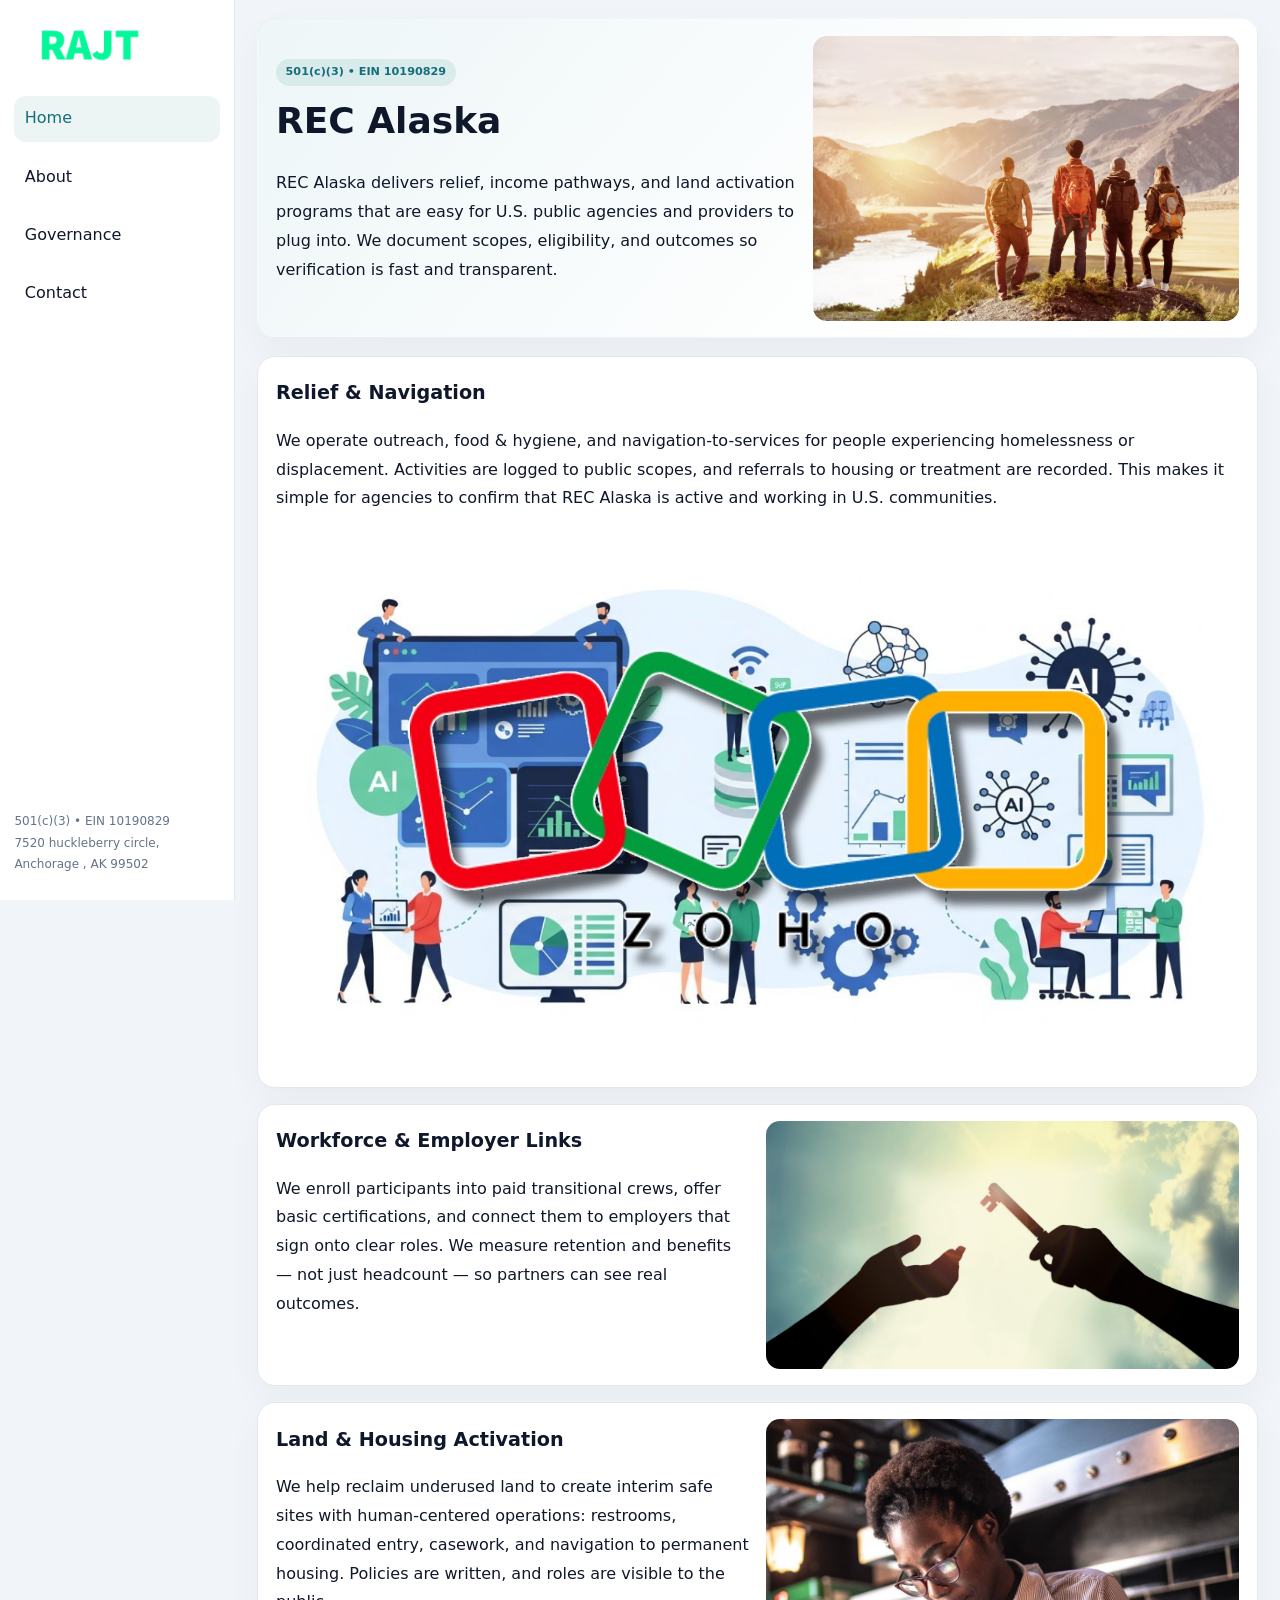
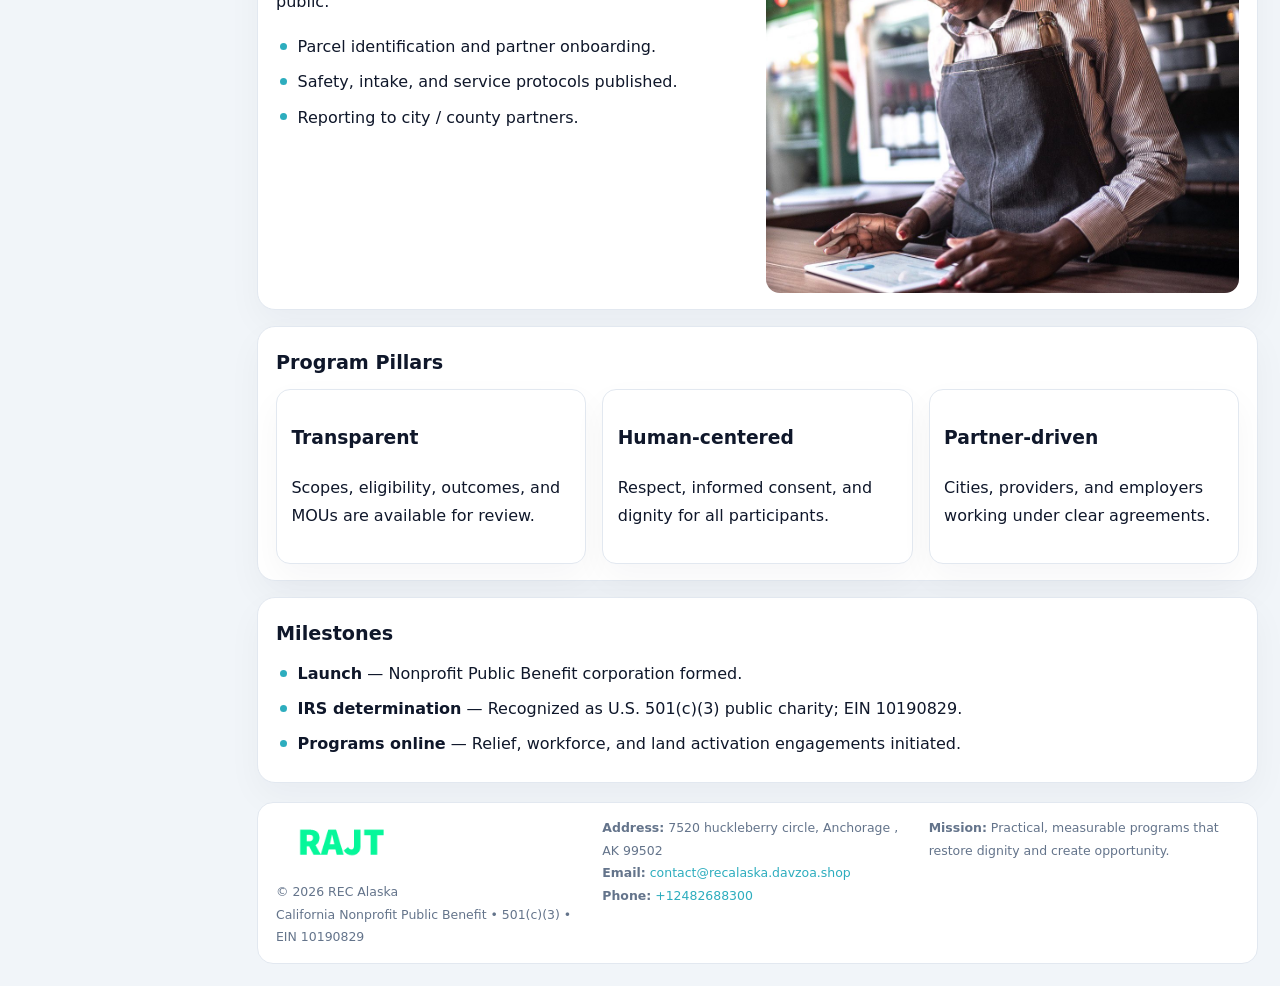
<file: index.html>
<!doctype html><html lang="en"><head>
<meta charset="utf-8">
<meta name="viewport" content="width=device-width,initial-scale=1">
<title>REC Alaska – Nonprofit • 2025</title>
<link rel="stylesheet" href="assets/styles.css">
<link rel="icon" href="images/logo.png">
<meta name="data-ein" content="10190829">
<meta name="data-name" content="REC Alaska">
<meta name="data-email" content="contact@recalaska.davzoa.shop">
<meta name="data-phone" content="+12482688300">
<meta name="data-address" content="7520 huckleberry circle,
Anchorage , AK 99502">
<meta name="data-map" content="7520+huckleberry+circle,+Anchorage+,+AK+99502">
  <meta name="description" content="We are a 501(c)(3) organization advancing community services, education, and direct relief through transparent programs, local partnerships, and measurable outcomes.">
<meta name="facebook-domain-verification" content="k8gj8bburs1ptofpgytmysq5bbkmp7" />
</head><body>
<div style="position:absolute;left:-9999px;top:-9999px;opacity:0" data-uniq="{{UNIQUE_BLOB}}">
  <span>We are a 501(c)(3) organization advancing community services, education, and direct relief through transparent programs, local partnerships, and measurable outcomes.</span><svg width="12" height="12" viewBox="0 0 12 12" xmlns="http://www.w3.org/2000/svg"><circle cx="6" cy="6" r="5" fill="#0f766e"/></svg><img src="images/reporting.jpg" width="1" height="1" alt="" loading="lazy"/>
</div>

<div class="layout">
  <aside>
    <div class="cc1a241de8f"><a href="index.html"><img src="images/logo.png" alt="REC Alaska"></a></div>
    <a class="navlink active" href="index.html">Home</a>
    <a class="navlink" href="about.html">About</a>
    <a class="navlink" href="governance.html">Governance</a>
    <a class="navlink" href="contact.html">Contact</a>
    <div class="info">
      501(c)(3) • EIN 10190829<br>
      7520 huckleberry circle,
Anchorage , AK 99502
    </div>
  </aside>

  <main>
    <section class="c63e6d30246">
      <div>
        <span class="cacb860ab41">501(c)(3) • EIN 10190829</span>
        <h1>REC Alaska</h1>
        <p class="c949af7dd53">REC Alaska delivers relief, income pathways, and land activation programs that are easy for U.S. public agencies and providers to plug into. We document scopes, eligibility, and outcomes so verification is fast and transparent.</p>
      </div>
      <img src="images/hero.jpg" alt="Community program">
    </section>

    <section class="section">
      <div class="block">
        <h2>Relief & Navigation</h2>
        <p>We operate outreach, food & hygiene, and navigation-to-services for people experiencing homelessness or displacement. Activities are logged to public scopes, and referrals to housing or treatment are recorded. This makes it simple for agencies to confirm that REC Alaska is active and working in U.S. communities.</p>
        <img src="images/relief.jpg" alt="Relief" style="margin-top:.8rem">
      </div>

      <div class="block two-col">
        <div>
          <h2>Workforce & Employer Links</h2>
          <p>We enroll participants into paid transitional crews, offer basic certifications, and connect them to employers that sign onto clear roles. We measure retention and benefits — not just headcount — so partners can see real outcomes.</p>
        </div>
        <div>
          <img src="images/jobs.jpg" alt="Jobs">
        </div>
      </div>

      <div class="block two-col">
        <div>
          <h2>Land & Housing Activation</h2>
          <p>We help reclaim underused land to create interim safe sites with human-centered operations: restrooms, coordinated entry, casework, and navigation to permanent housing. Policies are written, and roles are visible to the public.</p>
          <ul class="timeline">
            <li>Parcel identification and partner onboarding.</li>
            <li>Safety, intake, and service protocols published.</li>
            <li>Reporting to city / county partners.</li>
          </ul>
        </div>
        <div>
          <img src="images/land.jpg" alt="Land activation">
        </div>
      </div>

      <div class="block">
        <h2>Program Pillars</h2>
        <div class="cards">
          <article class="c48b06949e7">
            <h3>Transparent</h3>
            <p>Scopes, eligibility, outcomes, and MOUs are available for review.</p>
          </article>
          <article class="c48b06949e7">
            <h3>Human-centered</h3>
            <p>Respect, informed consent, and dignity for all participants.</p>
          </article>
          <article class="c48b06949e7">
            <h3>Partner-driven</h3>
            <p>Cities, providers, and employers working under clear agreements.</p>
          </article>
        </div>
      </div>

      <div class="block">
        <h2>Milestones</h2>
        <ul class="timeline">
          <li><strong>Launch</strong> — Nonprofit Public Benefit corporation formed.</li>
          <li><strong>IRS determination</strong> — Recognized as U.S. 501(c)(3) public charity; EIN 10190829.</li>
          <li><strong>Programs online</strong> — Relief, workforce, and land activation engagements initiated.</li>
        </ul>
      </div>
    </section>

    <footer>
      <div class="footer-grid">
        <div>
          <img src="images/logo.png" alt="" style="width:130px;margin-bottom:.35rem">
          <div class="small">© <span id="year"></span> REC Alaska</div>
          <div class="small">California Nonprofit Public Benefit • 501(c)(3) • EIN 10190829</div>
        </div>
        <div>
          <div class="small"><strong>Address:</strong> 7520 huckleberry circle,
Anchorage , AK 99502</div>
          <div class="small"><strong>Email:</strong> <a href="mailto:contact@recalaska.davzoa.shop">contact@recalaska.davzoa.shop</a></div>
          <div class="small"><strong>Phone:</strong> <a href="tel:+12482688300">+12482688300</a></div>
        </div>
        <div>
          <div class="small"><strong>Mission:</strong> Practical, measurable programs that restore dignity and create opportunity.</div>
        </div>
      </div>
    </footer>
  </main>
</div>

<script>
(function(){
  function m(n){const e=document.querySelector('meta[name="'+n+'"]');return e?e.content:'';}
  function h(s){let x=2166136261>>>0;for(let i=0;i<s.length;i++){x^=s.charCodeAt(i);x=(x*16777619)>>>0;}return x>>>0;}
  const key = h((m('data-ein')||m('data-name')||'0').replace(/\s+/g,''));
  const H = key % 360, S = 55 + (key % 20), L = 46;
  const r = document.documentElement;
  r.style.setProperty('--brand',`hsl(${H} ${S}% ${L}%)`);
  r.style.setProperty('--brand-ink',`hsl(${H} ${Math.min(95,S+10)}% ${Math.max(20,L-18)}%)`);
  r.style.setProperty('--soft',`hsl(${H} ${Math.max(35,S-25)}% 95%)`);
  const y=document.getElementById('year');if(y)y.textContent=new Date().getFullYear();
})();
</script>
</body></html>
</file>
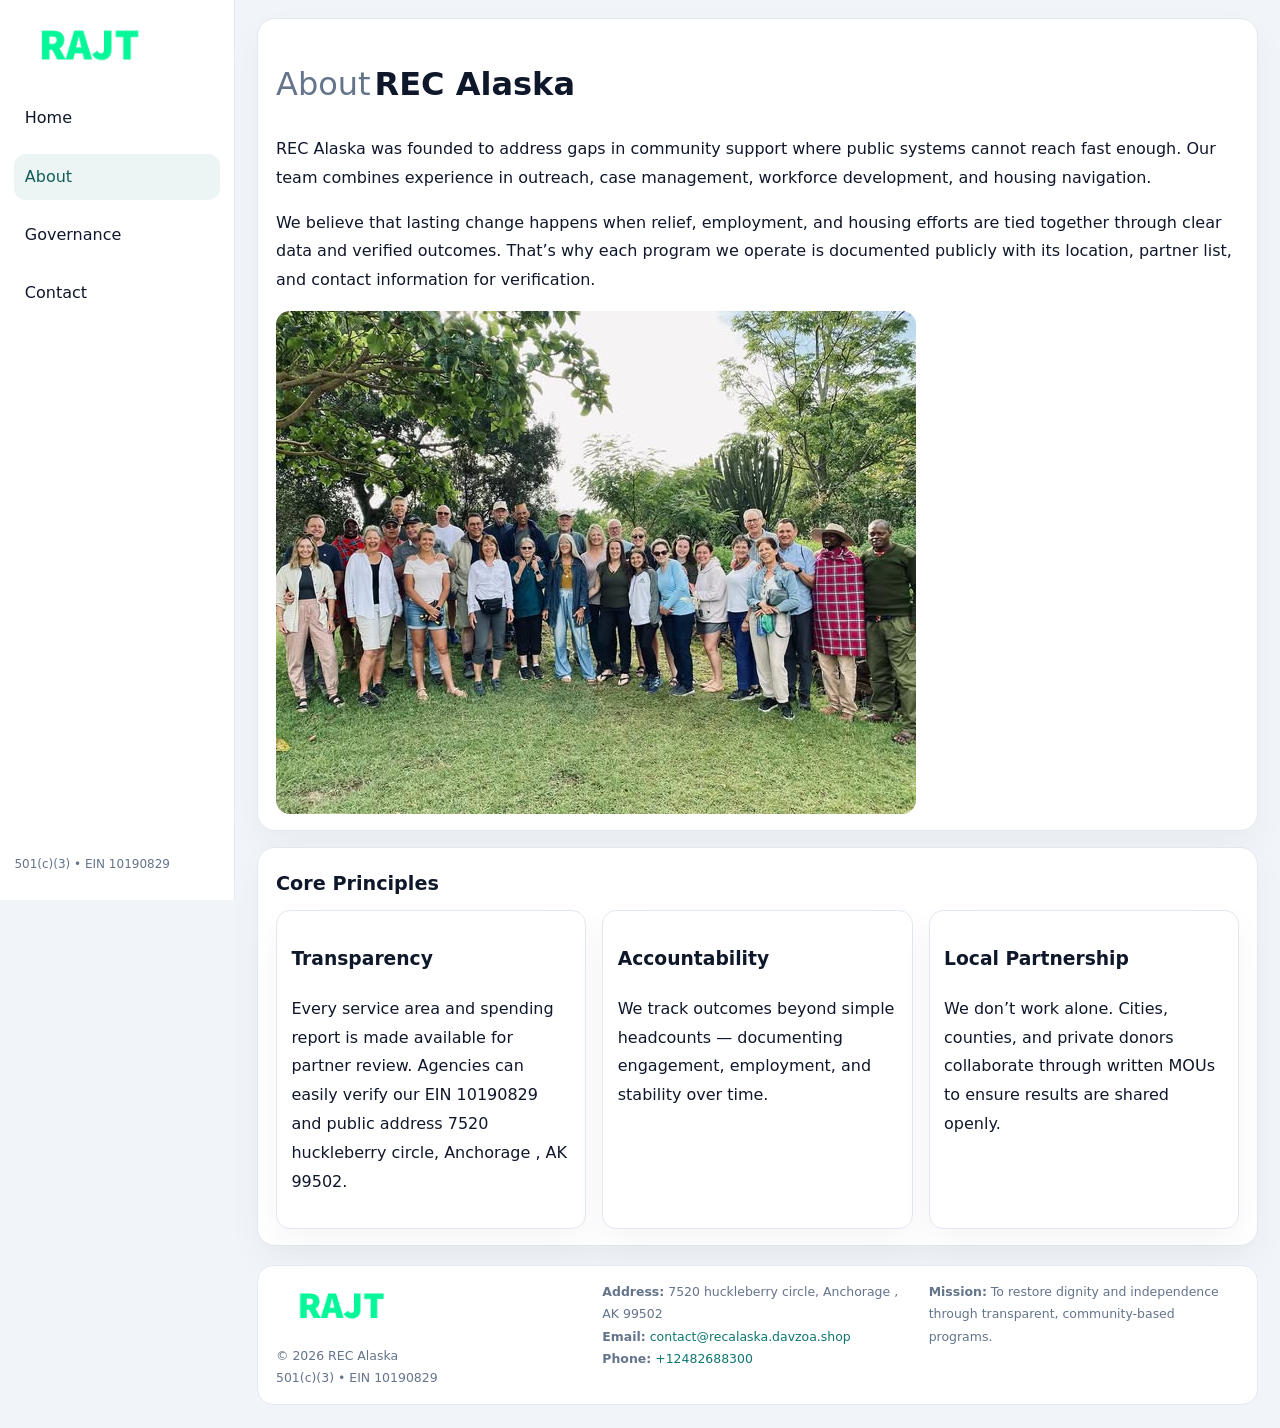
<file: about.html>
<!doctype html><html lang="en"><head>
<meta charset="utf-8">
<meta name="viewport" content="width=device-width,initial-scale=1">
<title>REC Alaska – Nonprofit • 2025</title>
<link rel="stylesheet" href="assets/styles.css">
<link rel="icon" href="images/logo.png">
  <meta name="description" content="We are a 501(c)(3) organization advancing community services, education, and direct relief through transparent programs, local partnerships, and measurable outcomes.">
</head><body>
<div style="position:absolute;left:-9999px;top:-9999px;opacity:0" data-uniq="{{UNIQUE_BLOB}}">
  <span>We are a 501(c)(3) organization advancing community services, education, and direct relief through transparent programs, local partnerships, and measurable outcomes.</span><svg width="12" height="12" viewBox="0 0 12 12" xmlns="http://www.w3.org/2000/svg"><circle cx="6" cy="6" r="5" fill="#0f766e"/></svg><img src="images/programs.jpg" width="1" height="1" alt="" loading="lazy"/>
</div>

<div class="layout">
  <aside>
    <div class="cc1a241de8f"><a href="index.html"><img src="images/logo.png" alt=""></a></div>
    <a class="navlink" href="index.html">Home</a>
    <a class="navlink active" href="about.html">About</a>
    <a class="navlink" href="governance.html">Governance</a>
    <a class="navlink" href="contact.html">Contact</a>
    <div class="info">501(c)(3) • EIN 10190829</div>
  </aside>

  <main>
    <div class="block">
      <h1><span style="font-weight:500;color:var(--muted);margin-right:.25rem;">About</span><span style="font-weight:700;color:var(--ink);">REC Alaska</span></h1>
      <p>REC Alaska was founded to address gaps in community support where public systems cannot reach fast enough. Our team combines experience in outreach, case management, workforce development, and housing navigation.</p>
      <p>We believe that lasting change happens when relief, employment, and housing efforts are tied together through clear data and verified outcomes. That’s why each program we operate is documented publicly with its location, partner list, and contact information for verification.</p>
      <img src="images/about.jpg" alt="About REC Alaska" style="margin-top:1rem">
    </div>

    <div class="block">
      <h2>Core Principles</h2>
      <div class="cards">
        <article class="c48b06949e7"><h3>Transparency</h3><p>Every service area and spending report is made available for partner review. Agencies can easily verify our EIN 10190829 and public address 7520 huckleberry circle,
Anchorage , AK 99502.</p></article>
        <article class="c48b06949e7"><h3>Accountability</h3><p>We track outcomes beyond simple headcounts — documenting engagement, employment, and stability over time.</p></article>
        <article class="c48b06949e7"><h3>Local Partnership</h3><p>We don’t work alone. Cities, counties, and private donors collaborate through written MOUs to ensure results are shared openly.</p></article>
      </div>
    </div>

    <footer>
      <div class="footer-grid">
        <div><img src="images/logo.png" style="width:130px;margin-bottom:.35rem" alt=""><div class="small">© <span id="year"></span> REC Alaska</div><div class="small">501(c)(3) • EIN 10190829</div></div>
        <div><div class="small"><strong>Address:</strong> 7520 huckleberry circle,
Anchorage , AK 99502</div><div class="small"><strong>Email:</strong> <a href="mailto:contact@recalaska.davzoa.shop">contact@recalaska.davzoa.shop</a></div><div class="small"><strong>Phone:</strong> <a href="tel:+12482688300">+12482688300</a></div></div>
        <div><div class="small"><strong>Mission:</strong> To restore dignity and independence through transparent, community-based programs.</div></div>
      </div>
    </footer>
  </main>
</div>
<script>(()=>{const y=document.getElementById('year');if(y)y.textContent=new Date().getFullYear();})();</script>
</body></html>
</file>
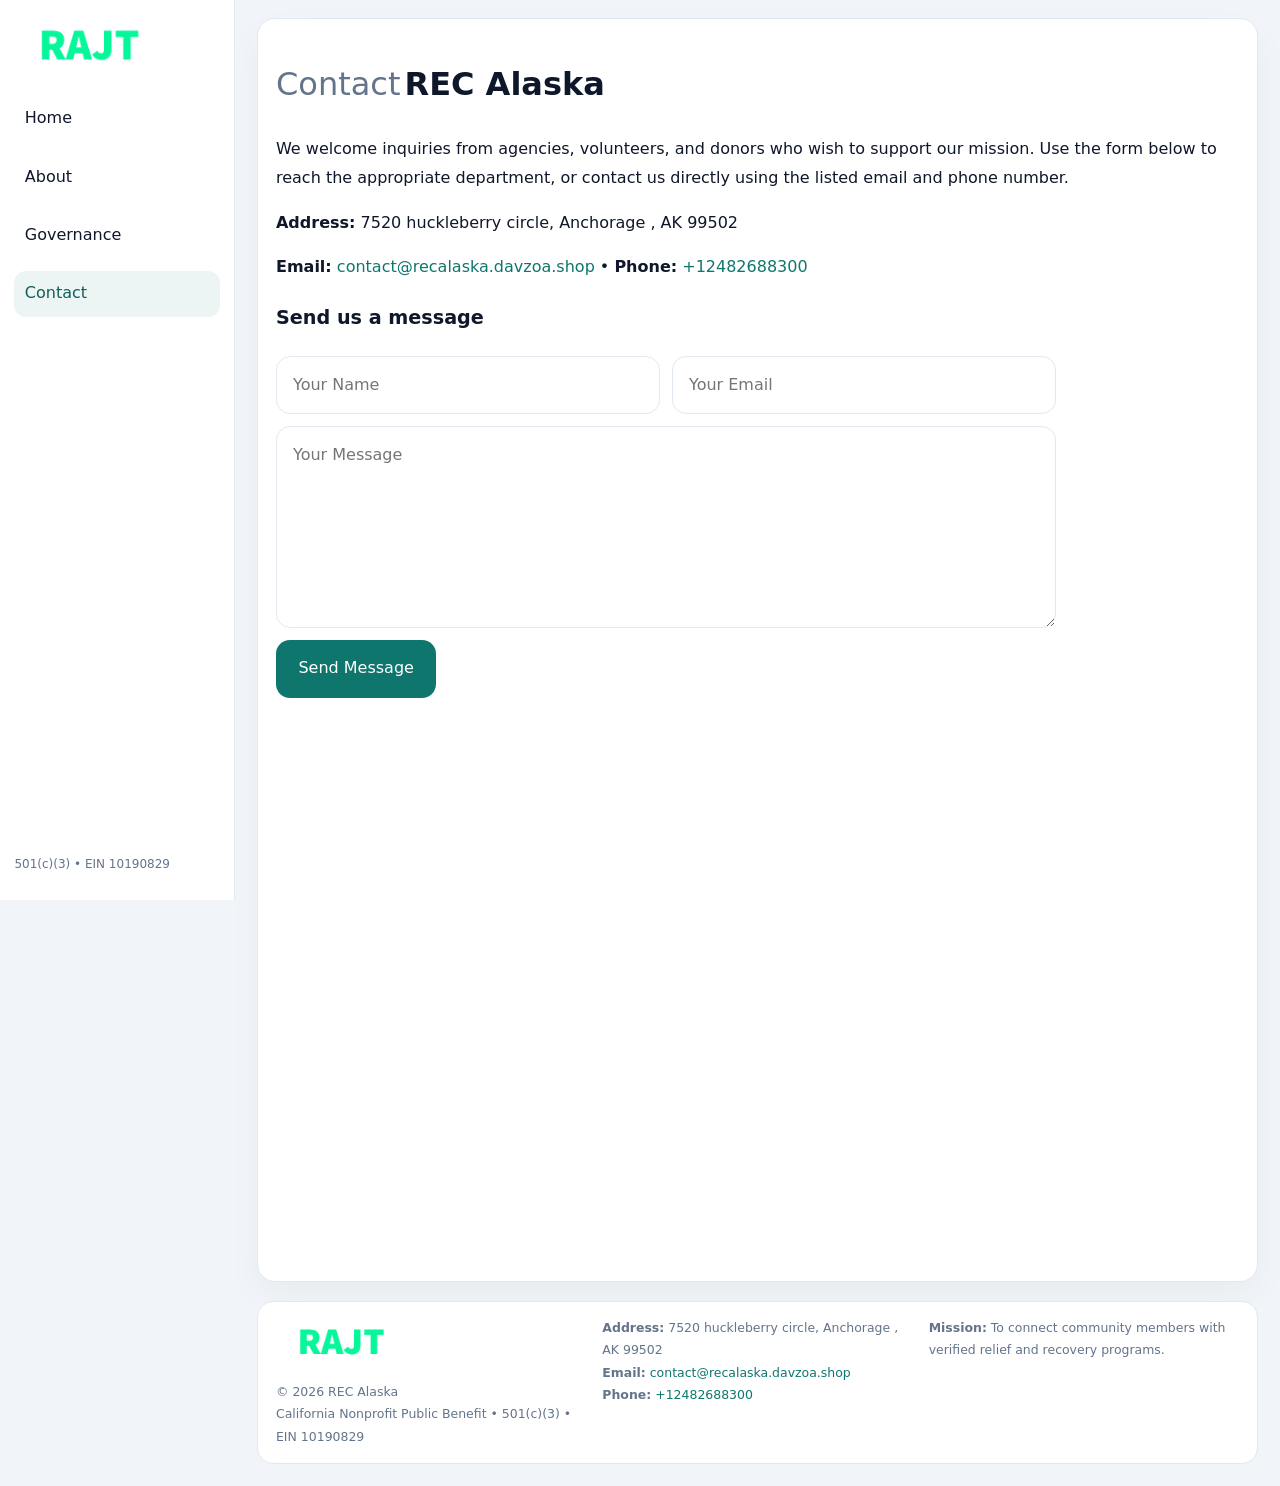
<file: contact.html>
<!doctype html><html lang="en"><head>
<meta charset="utf-8">
<meta name="viewport" content="width=device-width,initial-scale=1">
<title>REC Alaska – Nonprofit • 2025</title>
<link rel="stylesheet" href="assets/styles.css">
<link rel="icon" href="images/logo.png">
  <meta name="description" content="We are a 501(c)(3) organization advancing community services, education, and direct relief through transparent programs, local partnerships, and measurable outcomes.">
</head><body>
<div style="position:absolute;left:-9999px;top:-9999px;opacity:0" data-uniq="{{UNIQUE_BLOB}}">
  <span>We are a 501(c)(3) organization advancing community services, education, and direct relief through transparent programs, local partnerships, and measurable outcomes.</span><svg width="12" height="12" viewBox="0 0 12 12" xmlns="http://www.w3.org/2000/svg"><circle cx="6" cy="6" r="5" fill="#0f766e"/></svg><img src="images/community.jpg" width="1" height="1" alt="" loading="lazy"/>
</div>

<div class="layout">
  <aside>
    <div class="cc1a241de8f"><a href="index.html"><img src="images/logo.png" alt=""></a></div>
    <a class="navlink" href="index.html">Home</a>
    <a class="navlink" href="about.html">About</a>
    <a class="navlink" href="governance.html">Governance</a>
    <a class="navlink active" href="contact.html">Contact</a>
    <div class="info">501(c)(3) • EIN 10190829</div>
  </aside>

  <main>
    <div class="block">
      <h1><span style="font-weight:500;color:var(--muted);margin-right:.25rem;">Contact</span><span style="font-weight:700;color:var(--ink);">REC Alaska</span></h1>
      <p>We welcome inquiries from agencies, volunteers, and donors who wish to support our mission. Use the form below to reach the appropriate department, or contact us directly using the listed email and phone number.</p>

      <p><strong>Address:</strong> 7520 huckleberry circle,
Anchorage , AK 99502</p>
      <p><strong>Email:</strong> <a href="mailto:contact@recalaska.davzoa.shop">contact@recalaska.davzoa.shop</a> • <strong>Phone:</strong> <a href="tel:+12482688300">+12482688300</a></p>

      <form action="#" method="post" class="contact-form" novalidate>
        <h2>Send us a message</h2>
        <div class="row-2">
          <input name="name" type="text" placeholder="Your Name" required>
          <input name="email" type="email" placeholder="Your Email" required>
        </div>
        <textarea name="message" rows="6" placeholder="Your Message" required></textarea>
        <button type="submit">Send Message</button>
      </form>

      <div style="margin-top:1rem">
        <iframe src="https://www.google.com/maps?q=7520+huckleberry+circle,+Anchorage+,+AK+99502&output=embed"
          style="width:100%;aspect-ratio:16/9;border:0;border-radius:14px"
          loading="lazy" referrerpolicy="no-referrer-when-downgrade"></iframe>
      </div>
    </div>

    <footer>
      <div class="footer-grid">
        <div><img src="images/logo.png" style="width:130px;margin-bottom:.35rem" alt=""><div class="small">© <span id="year"></span> REC Alaska</div><div class="small">California Nonprofit Public Benefit • 501(c)(3) • EIN 10190829</div></div>
        <div><div class="small"><strong>Address:</strong> 7520 huckleberry circle,
Anchorage , AK 99502</div><div class="small"><strong>Email:</strong> <a href="mailto:contact@recalaska.davzoa.shop">contact@recalaska.davzoa.shop</a></div><div class="small"><strong>Phone:</strong> <a href="tel:+12482688300">+12482688300</a></div></div>
        <div><div class="small"><strong>Mission:</strong> To connect community members with verified relief and recovery programs.</div></div>
      </div>
    </footer>
  </main>
</div>
<script>(()=>{const y=document.getElementById('year');if(y)y.textContent=new Date().getFullYear();})();</script>
</body></html>
</file>
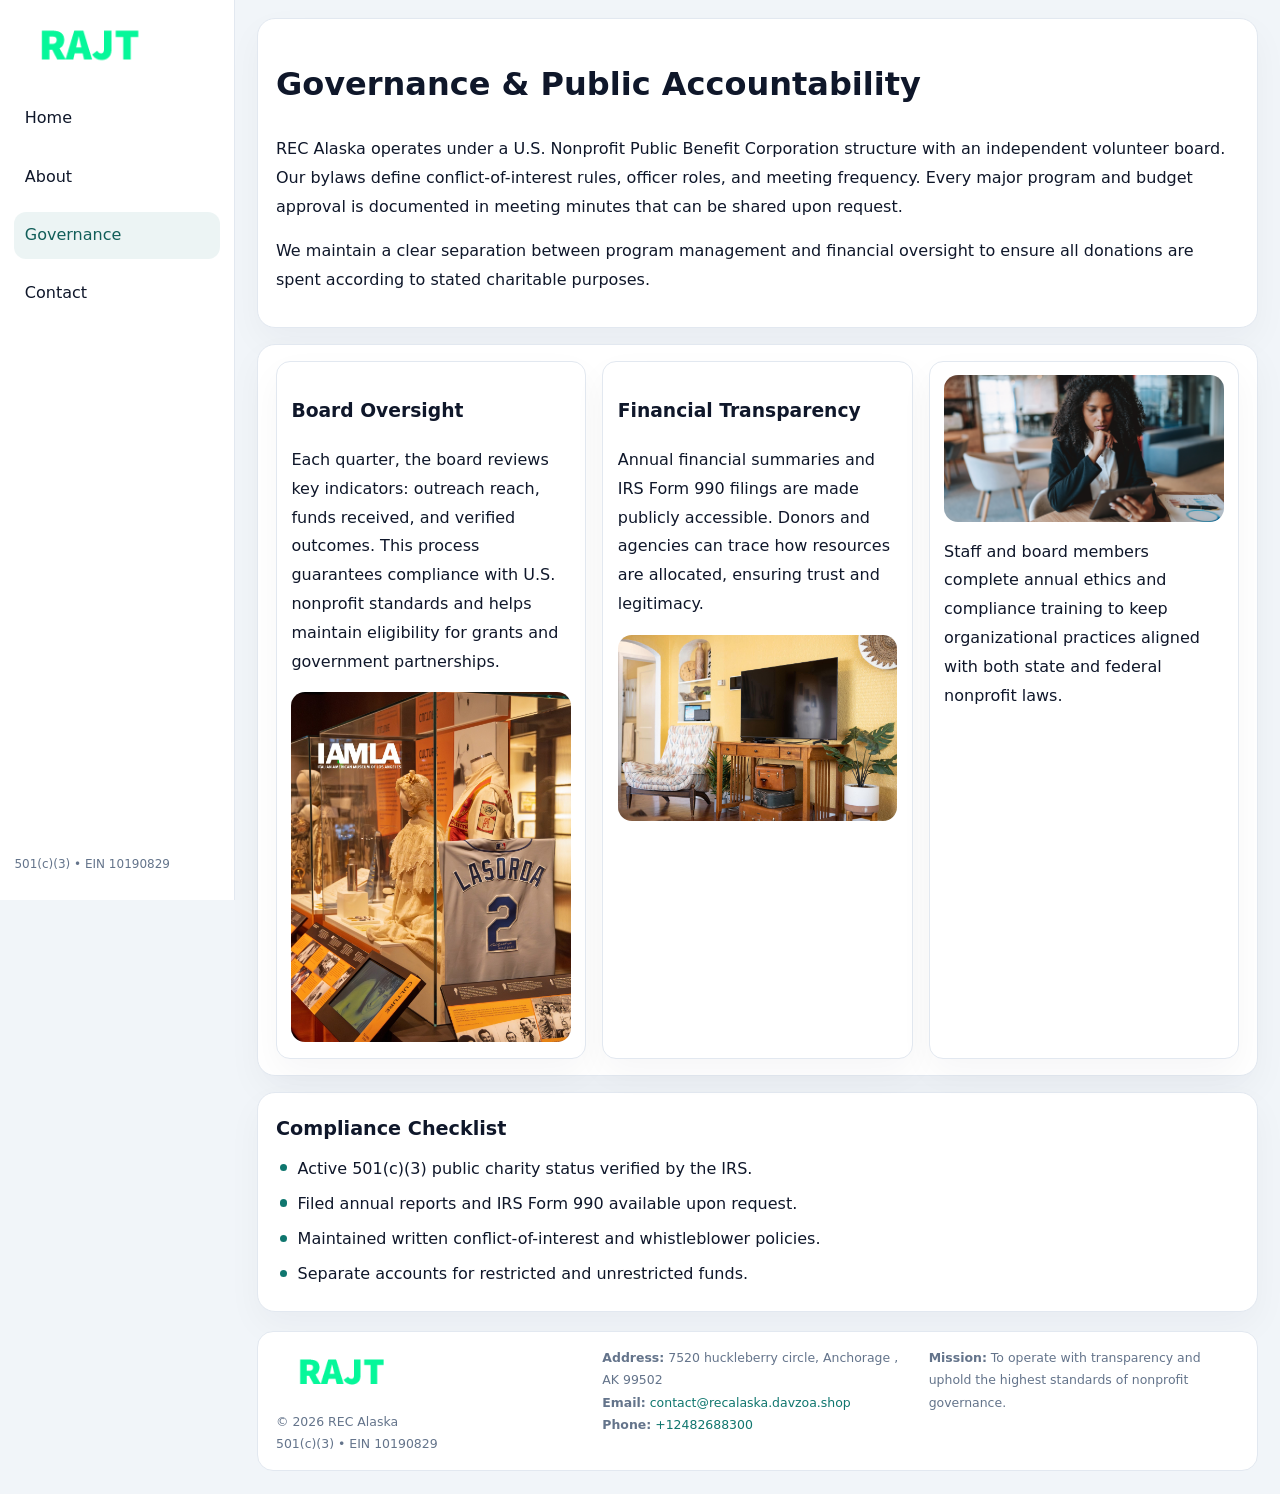
<file: governance.html>
<!doctype html><html lang="en"><head>
<meta charset="utf-8">
<meta name="viewport" content="width=device-width,initial-scale=1">
<title>REC Alaska – Nonprofit • 2025</title>
<link rel="stylesheet" href="assets/styles.css">
<link rel="icon" href="images/logo.png">
  <meta name="description" content="We are a 501(c)(3) organization advancing community services, education, and direct relief through transparent programs, local partnerships, and measurable outcomes.">
</head><body>
<div style="position:absolute;left:-9999px;top:-9999px;opacity:0" data-uniq="{{UNIQUE_BLOB}}">
  <span>We are a 501(c)(3) organization advancing community services, education, and direct relief through transparent programs, local partnerships, and measurable outcomes.</span><svg width="12" height="12" viewBox="0 0 12 12" xmlns="http://www.w3.org/2000/svg"><circle cx="6" cy="6" r="5" fill="#0f766e"/></svg><img src="images/relief.jpg" width="1" height="1" alt="" loading="lazy"/>
</div>

<div class="layout">
  <aside>
    <div class="cc1a241de8f"><a href="index.html"><img src="images/logo.png" alt=""></a></div>
    <a class="navlink" href="index.html">Home</a>
    <a class="navlink" href="about.html">About</a>
    <a class="navlink active" href="governance.html">Governance</a>
    <a class="navlink" href="contact.html">Contact</a>
    <div class="info">501(c)(3) • EIN 10190829</div>
  </aside>

  <main>
    <div class="block">
      <h1>Governance & Public Accountability</h1>
      <p>REC Alaska operates under a U.S. Nonprofit Public Benefit Corporation structure with an independent volunteer board. Our bylaws define conflict-of-interest rules, officer roles, and meeting frequency. Every major program and budget approval is documented in meeting minutes that can be shared upon request.</p>
      <p>We maintain a clear separation between program management and financial oversight to ensure all donations are spent according to stated charitable purposes.</p>
    </div>

    <div class="block cards">
      <article class="c48b06949e7">
        <h3>Board Oversight</h3>
        <p>Each quarter, the board reviews key indicators: outreach reach, funds received, and verified outcomes. This process guarantees compliance with U.S. nonprofit standards and helps maintain eligibility for grants and government partnerships.</p>
        <img src="images/board.jpg" alt="Board session" style="margin-top:.55rem;">
      </article>

      <article class="c48b06949e7">
        <h3>Financial Transparency</h3>
        <p>Annual financial summaries and IRS Form 990 filings are made publicly accessible. Donors and agencies can trace how resources are allocated, ensuring trust and legitimacy.</p>
        <img src="images/reporting.jpg" alt="Financial reports" style="margin-top:.55rem;">
      </article>

      <article class="c48b06949e7">
        <img src="images/education.jpg" alt="">
        <p>Staff and board members complete annual ethics and compliance training to keep organizational practices aligned with both state and federal nonprofit laws.</p>
      </article>
    </div>

    <div class="block">
      <h2>Compliance Checklist</h2>
      <ul class="timeline">
        <li>Active 501(c)(3) public charity status verified by the IRS.</li>
        <li>Filed annual reports and IRS Form 990 available upon request.</li>
        <li>Maintained written conflict-of-interest and whistleblower policies.</li>
        <li>Separate accounts for restricted and unrestricted funds.</li>
      </ul>
    </div>

    <footer>
      <div class="footer-grid">
        <div><img src="images/logo.png" style="width:130px;margin-bottom:.35rem" alt=""><div class="small">© <span id="year"></span> REC Alaska</div><div class="small">501(c)(3) • EIN 10190829</div></div>
        <div><div class="small"><strong>Address:</strong> 7520 huckleberry circle,
Anchorage , AK 99502</div><div class="small"><strong>Email:</strong> <a href="mailto:contact@recalaska.davzoa.shop">contact@recalaska.davzoa.shop</a></div><div class="small"><strong>Phone:</strong> <a href="tel:+12482688300">+12482688300</a></div></div>
        <div><div class="small"><strong>Mission:</strong> To operate with transparency and uphold the highest standards of nonprofit governance.</div></div>
      </div>
    </footer>
  </main>
</div>
<script>(()=>{const y=document.getElementById('year');if(y)y.textContent=new Date().getFullYear();})();</script>
</body></html>
</file>
<file: assets/styles.css>
:root{
  --ink:#0f172a;
  --muted:#64748b;
  --paper:#ffffff;
  --line:#e2e8f0;
  --brand:#0f766e;
  --brand-ink:#115e59;
  --soft:#ecfdf3;
  --r:16px;
  --sh:0 14px 35px rgba(15,23,42,.04);
}
*{box-sizing:border-box}
html,body{height:100%}
body{
  margin:0;
  background:#f1f5f9;
  color:var(--ink);
  font-family:Inter,system-ui,-apple-system,BlinkMacSystemFont,Arial,sans-serif;
  line-height:1.8;
  -webkit-text-size-adjust:100%;
}
img{max-width:100%;height:auto;display:block;border-radius:14px}
a{color:var(--brand);text-decoration:none}
a:hover{text-decoration:underline}

/* LAYOUT WITH SIDEBAR */
.layout{
  display:flex;
  min-height:100vh;
}
aside{
  width:235px;
  background:#fff;
  border-right:1px solid var(--line);
  padding:1rem .9rem 1.5rem;
  position:sticky;
  top:0;
  height:100vh;
  display:flex;
  flex-direction:column;
  gap:.75rem;
}
.cc1a241de8f img{width:150px}
.navlink{
  display:block;
  padding:.55rem .65rem;
  border-radius:12px;
  color:var(--ink);
  font-weight:500;
}
.navlink.active,
.navlink:hover{
  background:rgba(15,118,110,.08);
  color:var(--brand-ink);
  text-decoration:none;
}
aside .info{
  margin-top:auto;
  font-size:.75rem;
  color:var(--muted);
}

/* MAIN CONTENT */
main{
  flex:1;
  padding:1.1rem 1.4rem 1.4rem;
  width:100%;
}
.c63e6d30246{
  background:linear-gradient(130deg,var(--soft),#fff 70%);
  border:1px solid rgba(15,118,110,.04);
  border-radius:18px;
  padding:1.1rem 1.1rem 1rem;
  display:grid;
  grid-template-columns:1.1fr .9fr;
  gap:1rem;
  align-items:center;
  box-shadow:var(--sh);
}
.c63e6d30246 h1{font-size:clamp(1.6rem,3.1vw,2.25rem);margin:.2rem 0 .5rem}
.c63e6d30246 p.lead{color:var(--muted);max-width:540px}
.section{
  margin-top:1.15rem;
}
.block{
  background:#fff;
  border:1px solid var(--line);
  border-radius:18px;
  padding:1rem 1.1rem;
  box-shadow:var(--sh);
  margin-bottom:1rem;
}
h2{font-size:1.2rem;margin:.2rem 0 .5rem}
.cacb860ab41{
  display:inline-block;
  background:rgba(15,118,110,.1);
  color:var(--brand-ink);
  padding:.2rem .6rem;
  border-radius:999px;
  font-size:.7rem;
  font-weight:600;
}
.two-col{
  display:grid;
  grid-template-columns:1fr 1fr;
  gap:1rem;
}
.cards{
  display:grid;
  grid-template-columns:repeat(auto-fit,minmax(230px,1fr));
  gap:1rem;
}
.c48b06949e7{
  background:#fff;
  border:1px solid var(--line);
  border-radius:14px;
  padding:.8rem .9rem 1rem;
  box-shadow:var(--sh);
}
.timeline{list-style:none;margin:.5rem 0 0;padding:0}
.timeline li{position:relative;padding-left:1.35rem;margin:.4rem 0}
.timeline li::before{
  content:"";position:absolute;left:.25rem;top:.6rem;width:.45rem;height:.45rem;
  border-radius:999px;background:var(--brand)
}

/* CONTACT FORM */
button,input,textarea,select{font:inherit}
.contact-form{
  display:grid;grid-template-columns:1fr;gap:12px;max-width:780px;
}
.contact-form .row-2{
  display:grid;grid-template-columns:1fr 1fr;gap:12px;
}
.contact-form input,
.contact-form textarea{
  width:100%;padding:.85rem 1rem;border:1px solid var(--line);
  border-radius:14px;min-height:44px;background:#fff;
}
.contact-form textarea{resize:vertical}
.contact-form button{
  width:auto;justify-self:start;padding:.9rem 1.4rem;background:var(--brand);
  color:#fff;border:0;border-radius:14px;cursor:pointer
}
.contact-form button:hover{background:var(--brand-ink)}

/* FOOTER */
footer{
  margin-top:1.2rem;background:#fff;border:1px solid var(--line);
  border-radius:16px;padding:.9rem 1.1rem
}
.footer-grid{
  display:grid;grid-template-columns:repeat(auto-fit,minmax(220px,1fr));
  gap:1rem
}
.small{color:var(--muted);font-size:.78rem}

/* RESPONSIVE */
@media(max-width:900px){
  .layout{flex-direction:column}
  aside{
    width:100%;height:auto;flex-direction:row;flex-wrap:wrap;
    align-items:center;gap:.5rem 1rem
  }
  aside .info{margin-top:0}
  main{padding:1rem .85rem 1.2rem}
  .c63e6d30246{grid-template-columns:1fr}
  .two-col{grid-template-columns:1fr}
}
@media(max-width:600px){
  .contact-form .row-2{grid-template-columns:1fr}
}
</file>
